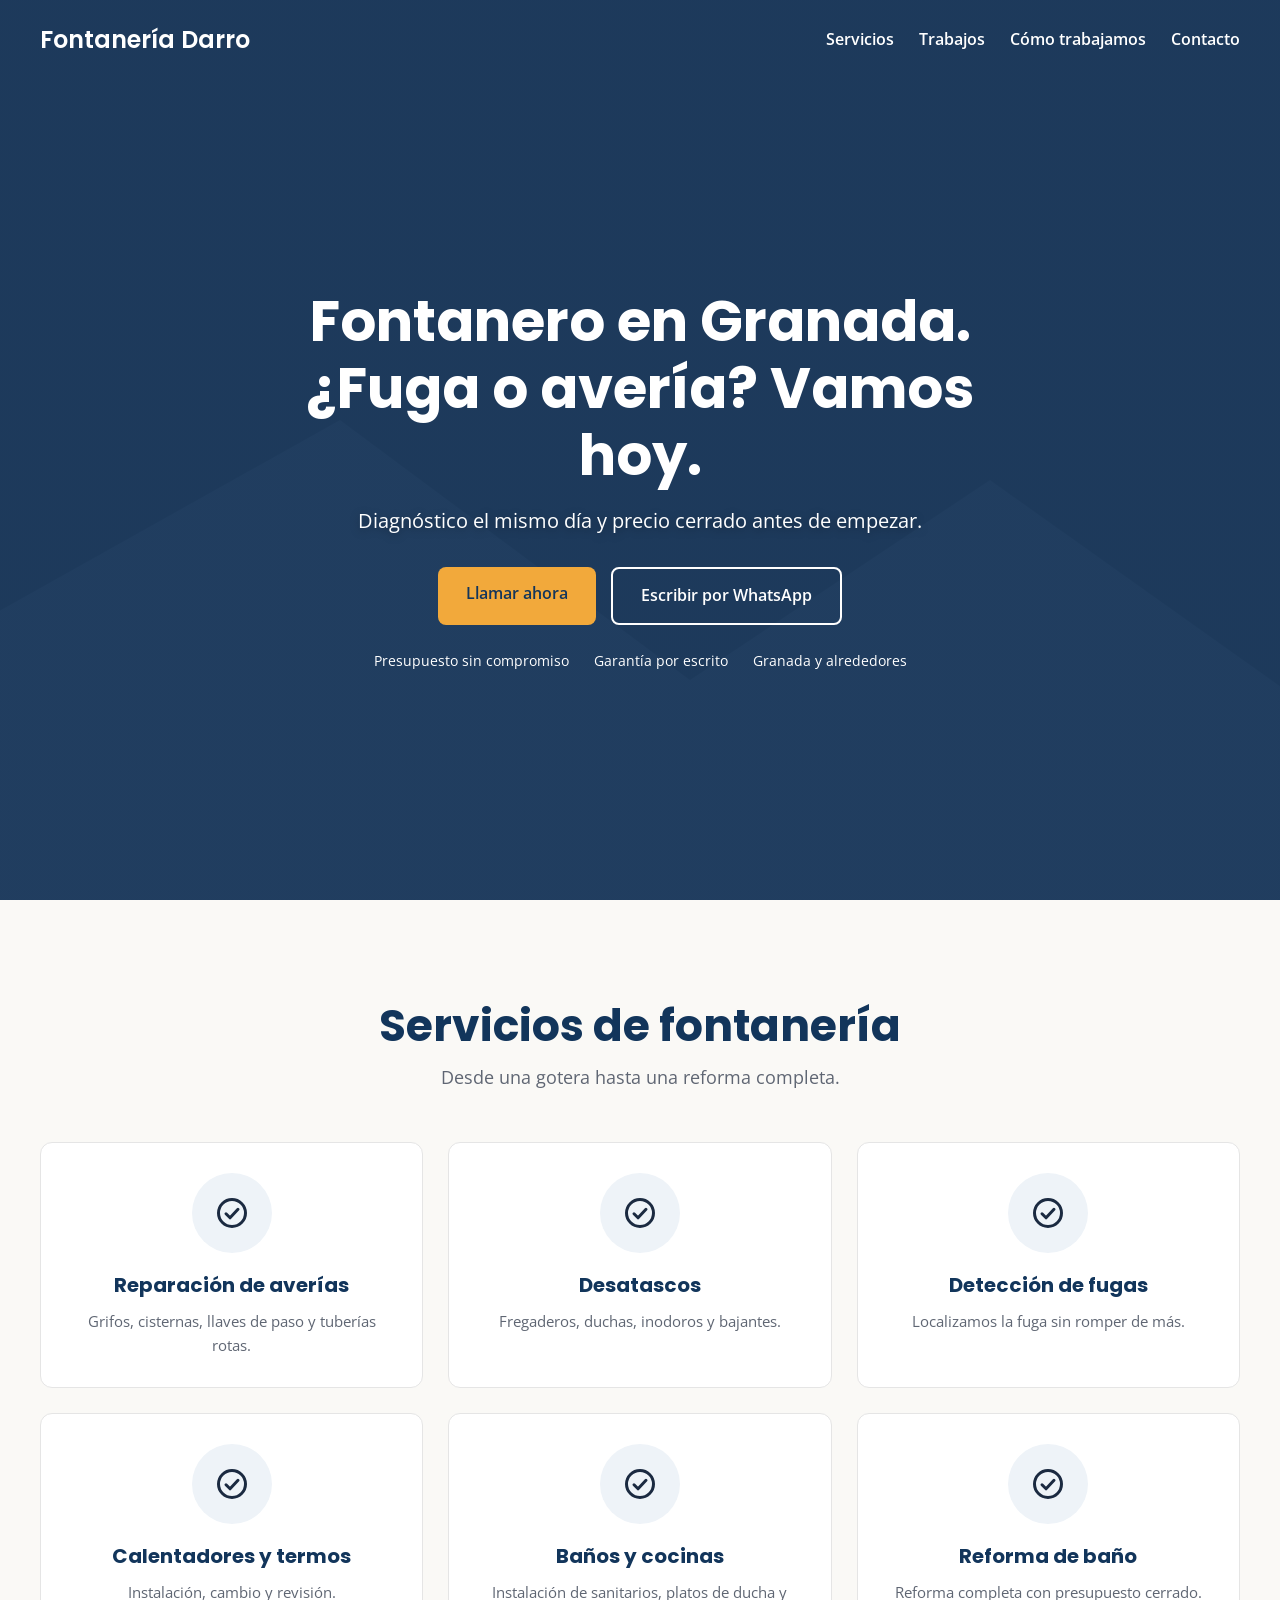
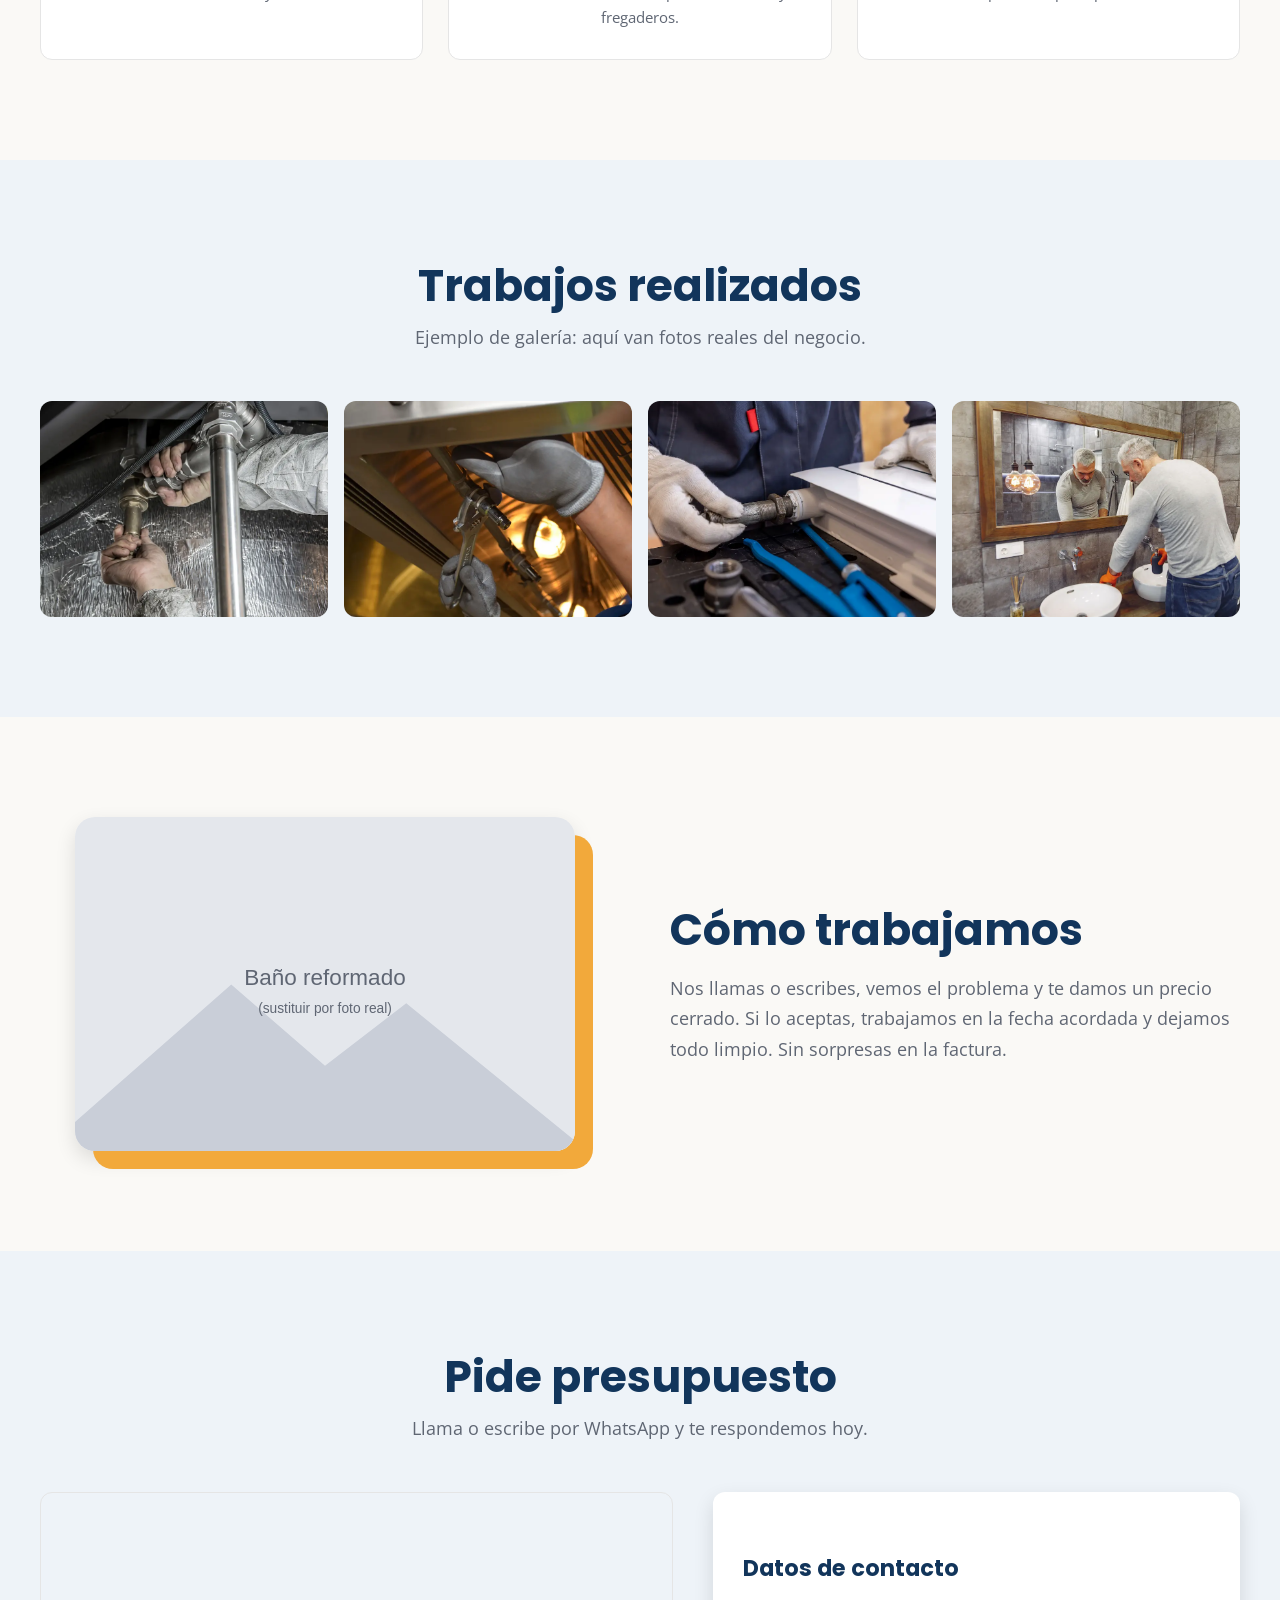
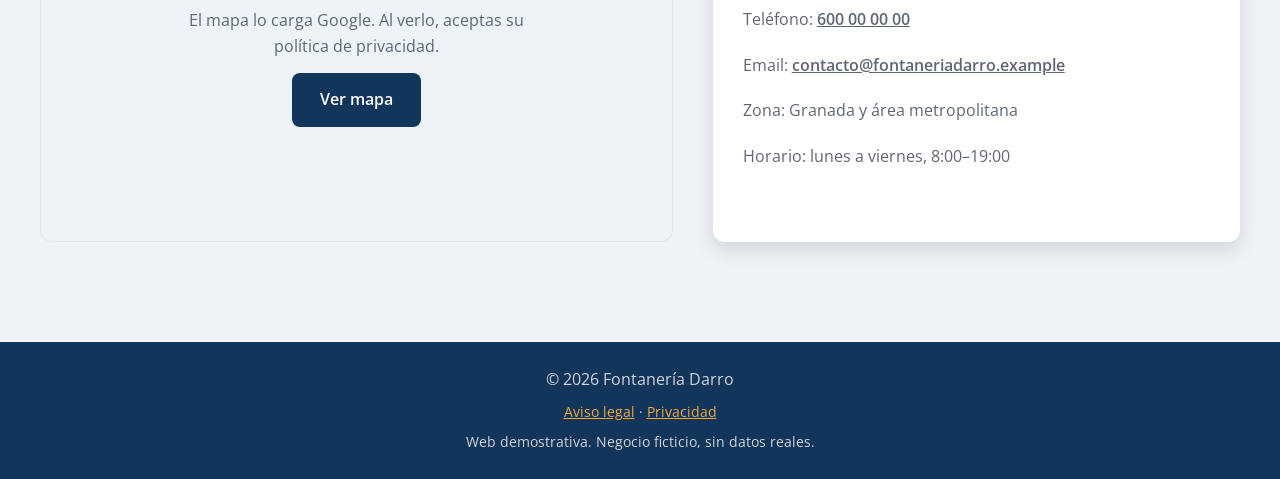
<file: index.html>
<!doctype html>
<html lang="es">
  <head>
    <meta charset="UTF-8" />
    <meta name="viewport" content="width=device-width, initial-scale=1" />
    <title>Fontanero en Granada | Fontanería Darro</title>
    <meta
      name="description"
      content="Fontanero en Granada: averías, desatascos, calentadores y reformas de baño. Presupuesto sin compromiso por teléfono o WhatsApp."
    />
    <meta name="robots" content="noindex" />
    <meta property="og:type" content="website" />
    <meta
      property="og:title"
      content="Fontanería Darro | Fontanero en Granada"
    />
    <meta
      property="og:description"
      content="Averías, desatascos, calentadores y reformas de baño en Granada."
    />
    <link
      rel="preload"
      href="fonts/poppins-latin-600-normal.woff2"
      as="font"
      type="font/woff2"
      crossorigin
    />
    <link rel="stylesheet" href="css/style.css" />
    <style>
      :root {
        --color-primary: #12355b;
        --color-primary-dark: #0b2440;
        --color-secondary: #f2a93b;
        --color-secondary-dark: #d98e1f;
        --color-link: #0f5fa8;
        --color-bg-alt: #eef3f8;
        --color-overlay: rgba(18, 53, 91, 0.72);
      }
    </style>
    <script type="application/ld+json">
      {
        "@context": "https://schema.org",
        "@type": "Plumber",
        "name": "Fontanería Darro",
        "telephone": "+34600000000",
        "address": {
          "@type": "PostalAddress",
          "addressLocality": "Granada",
          "addressCountry": "ES"
        },
        "areaServed": "Granada",
        "openingHours": "Mo-Fr 08:00-19:00"
      }
    </script>
  </head>
  <body>
    <a class="skip-link" href="#contenido">Saltar al contenido</a>

    <header class="header">
      <div class="container header__inner">
        <a class="logo" href="#inicio">Fontanería Darro</a>
        <button
          class="menu-toggle"
          aria-expanded="false"
          aria-controls="menu"
          aria-label="Abrir menú"
        >
          ☰
        </button>
        <nav id="menu" class="nav" aria-label="Principal">
          <a href="#servicios">Servicios</a>
          <a href="#trabajos">Trabajos</a>
          <a href="#como-trabajamos">Cómo trabajamos</a>
          <a href="#contacto">Contacto</a>
        </nav>
      </div>
    </header>

    <main id="contenido">
      <section id="inicio" class="hero">
        <div class="hero-content">
          <h1>Fontanero en Granada. ¿Fuga o avería? Vamos hoy.</h1>
          <p>Diagnóstico el mismo día y precio cerrado antes de empezar.</p>
          <div class="hero-buttons">
            <a class="btn btn-primary" href="tel:+34600000000">Llamar ahora</a>
            <a
              class="btn btn-secondary"
              href="https://wa.me/34600000000?text=Hola%2C%20necesito%20un%20fontanero"
              target="_blank"
              rel="noopener"
              >Escribir por WhatsApp</a
            >
          </div>
          <ul class="hero-features">
            <li>Presupuesto sin compromiso</li>
            <li>Garantía por escrito</li>
            <li>Granada y alrededores</li>
          </ul>
        </div>
      </section>

      <section id="servicios" class="section">
        <div class="container">
          <div class="section-title-block">
            <h2>Servicios de fontanería</h2>
            <p>Desde una gotera hasta una reforma completa.</p>
          </div>
          <div class="grid">
            <article class="card">
              <div class="icon-circle">
                <img src="images/icon.svg" alt="" width="36" height="36" />
              </div>
              <h3>Reparación de averías</h3>
              <p>Grifos, cisternas, llaves de paso y tuberías rotas.</p>
            </article>
            <article class="card">
              <div class="icon-circle">
                <img src="images/icon.svg" alt="" width="36" height="36" />
              </div>
              <h3>Desatascos</h3>
              <p>Fregaderos, duchas, inodoros y bajantes.</p>
            </article>
            <article class="card">
              <div class="icon-circle">
                <img src="images/icon.svg" alt="" width="36" height="36" />
              </div>
              <h3>Detección de fugas</h3>
              <p>Localizamos la fuga sin romper de más.</p>
            </article>
            <article class="card">
              <div class="icon-circle">
                <img src="images/icon.svg" alt="" width="36" height="36" />
              </div>
              <h3>Calentadores y termos</h3>
              <p>Instalación, cambio y revisión.</p>
            </article>
            <article class="card">
              <div class="icon-circle">
                <img src="images/icon.svg" alt="" width="36" height="36" />
              </div>
              <h3>Baños y cocinas</h3>
              <p>Instalación de sanitarios, platos de ducha y fregaderos.</p>
            </article>
            <article class="card">
              <div class="icon-circle">
                <img src="images/icon.svg" alt="" width="36" height="36" />
              </div>
              <h3>Reforma de baño</h3>
              <p>Reforma completa con presupuesto cerrado.</p>
            </article>
          </div>
        </div>
      </section>

      <section id="trabajos" class="section section-alt">
        <div class="container">
          <div class="section-title-block">
            <h2>Trabajos realizados</h2>
            <p>Ejemplo de galería: aquí van fotos reales del negocio.</p>
          </div>
          <ul class="gallery">
            <li>
              <img
                src="images/img_trabajo_1.webp"
                alt="Instalación de tubería"
                width="1000"
                height="667"
                loading="lazy"
              />
            </li>
            <li>
              <img
                src="images/img_trabajo_2.webp"
                alt="Reparando tubería"
                width="1000"
                height="662"
                loading="lazy"
              />
            </li>
            <li>
              <img
                src="images/img_trabajo_3.webp"
                alt="Instalando calentador"
                width="1000"
                height="667"
                loading="lazy"
              />
            </li>
            <li>
              <img
                src="images/img_trabajo_4.webp"
                alt="Verificando instalación en baño"
                width="1000"
                height="667"
                loading="lazy"
              />
            </li>
          </ul>
        </div>
      </section>

      <section id="como-trabajamos" class="section">
        <div class="container about-container">
          <div class="about-image">
            <img
              src="images/trabajo-1.svg"
              alt="Fontanero revisando una instalación"
              width="800"
              height="600"
              loading="lazy"
            />
          </div>
          <div class="about-text">
            <h2>Cómo trabajamos</h2>
            <p>
              Nos llamas o escribes, vemos el problema y te damos un precio
              cerrado. Si lo aceptas, trabajamos en la fecha acordada y dejamos
              todo limpio. Sin sorpresas en la factura.
            </p>
          </div>
        </div>
      </section>

      <section id="contacto" class="section section-alt">
        <div class="container">
          <div class="section-title-block">
            <h2>Pide presupuesto</h2>
            <p>Llama o escribe por WhatsApp y te respondemos hoy.</p>
          </div>
          <div class="contact-container">
            <div class="contact-map">
              <div
                class="map-placeholder"
                id="map-box"
                data-src="https://www.google.com/maps?q=Granada&output=embed"
              >
                <p>
                  El mapa lo carga Google. Al verlo, aceptas su política de
                  privacidad.
                </p>
                <button class="btn" type="button" id="load-map">
                  Ver mapa
                </button>
              </div>
            </div>
            <div class="contact-card contact-info">
              <h3>Datos de contacto</h3>
              <p>Teléfono: <a href="tel:+34600000000">600 00 00 00</a></p>
              <p>
                Email:
                <a href="mailto:contacto@fontaneriadarro.example"
                  >contacto@fontaneriadarro.example</a
                >
              </p>
              <p>Zona: Granada y área metropolitana</p>
              <p>Horario: lunes a viernes, 8:00–19:00</p>
            </div>
          </div>
        </div>
      </section>
    </main>

    <footer class="footer">
      <p>© <span id="year">2026</span> Fontanería Darro</p>
      <p class="footer-legal">
        <a href="aviso-legal.html">Aviso legal</a> ·
        <a href="privacidad.html">Privacidad</a>
      </p>
      <p class="footer-legal">
        Web demostrativa. Negocio ficticio, sin datos reales.
      </p>
    </footer>

    <a
      class="whatsapp-float"
      href="https://wa.me/34600000000?text=Hola%2C%20necesito%20un%20fontanero"
      target="_blank"
      rel="noopener"
      aria-label="Escribir por WhatsApp"
    >
      <svg
        viewBox="0 0 32 32"
        width="28"
        height="28"
        aria-hidden="true"
        fill="currentColor"
      >
        <path
          d="M16 3C9 3 3.400 8.600 3.400 15.500c0 2.400.7 4.700 1.900 6.600L3 29l7.100-1.800a12.600 12.600 0 0 0 5.900 1.500c7 0 12.600-5.600 12.600-12.500C28.600 9.200 23 3 16 3zm0 23.300c-1.900 0-3.800-.5-5.400-1.500l-.4-.2-4.200 1.100 1.100-4.100-.3-.4a10.200 10.200 0 0 1-1.600-5.500C5.200 9.800 10 5.200 16 5.200s10.800 4.600 10.800 10.300S21.900 26.300 16 26.300zm5.600-7.700c-.3-.2-1.800-.9-2.100-1s-.5-.2-.7.200-.8 1-1 1.200-.4.200-.7.100a8.300 8.300 0 0 1-4.100-3.600c-.3-.5.300-.5.900-1.600.1-.2 0-.4 0-.5l-1-2.300c-.2-.6-.5-.5-.7-.5h-.6c-.2 0-.6.100-.9.400s-1.200 1.200-1.200 2.800 1.200 3.300 1.400 3.500 2.400 3.700 5.800 5.100c2.100.9 2.900.9 3.900.8.600-.1 1.800-.7 2.100-1.500s.3-1.400.2-1.500-.3-.2-.6-.4z"
        />
      </svg>
    </a>

    <script src="js/main.js" defer></script>
  </body>
</html>
</file>
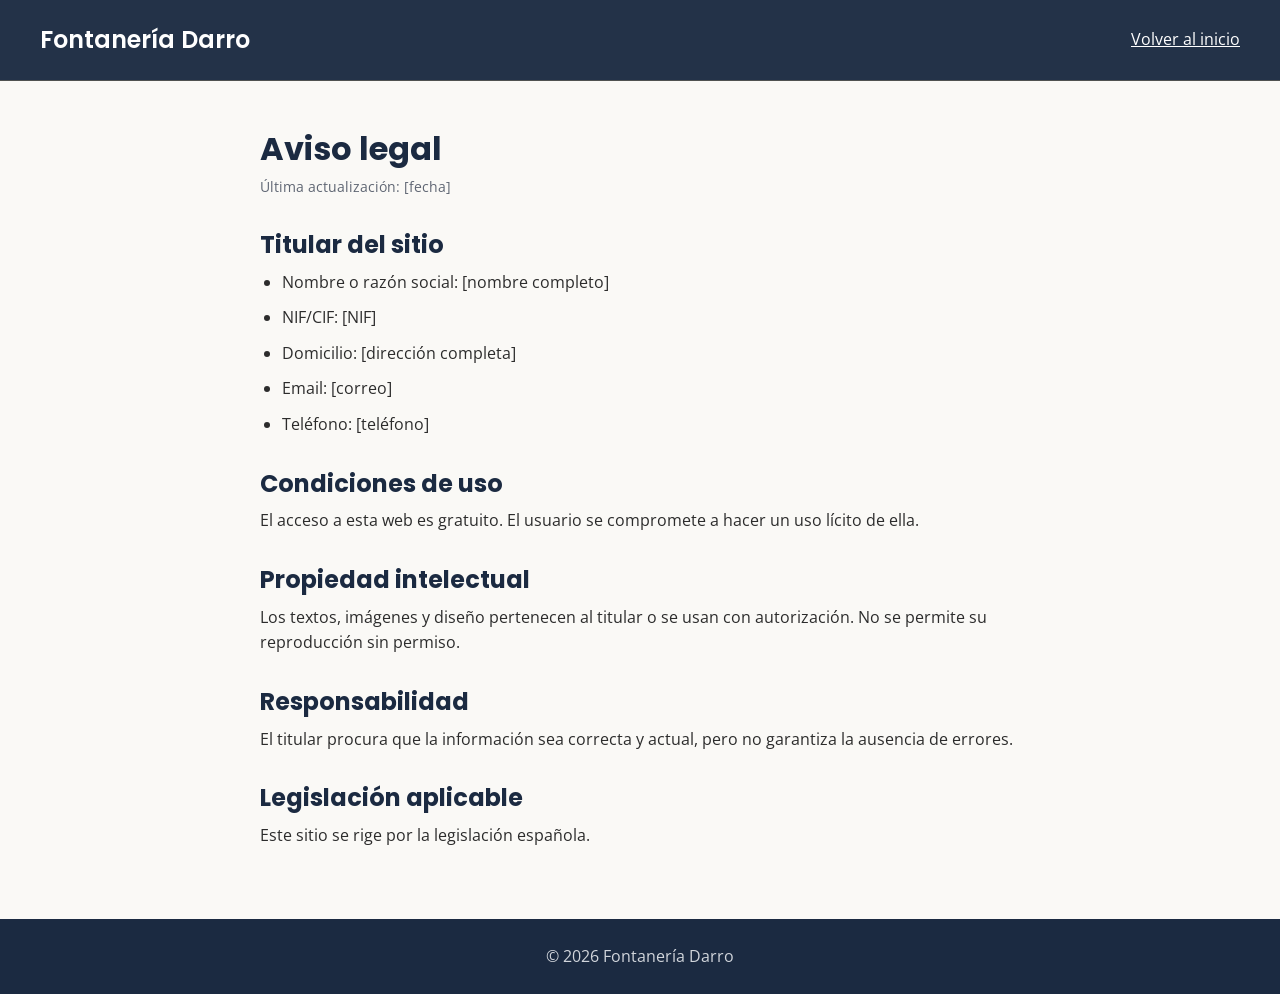
<file: aviso-legal.html>
<!DOCTYPE html>
<html lang="es">
<head>
  <meta charset="UTF-8">
  <meta name="viewport" content="width=device-width, initial-scale=1">
  <title>Aviso legal | Fontanería Darro</title>
  <meta name="robots" content="noindex">
  <link rel="stylesheet" href="css/style.css">
</head>
<body>
  <header class="header scrolled" data-fixed="true">
    <div class="container header__inner">
      <a class="logo" href="index.html">Fontanería Darro</a>
      <a class="nav-back" href="index.html" style="color:#fff">Volver al inicio</a>
    </div>
  </header>
  <main class="legal">
    <h1>Aviso legal</h1>
    <p class="legal-date">Última actualización: [fecha]</p>
    <h2>Titular del sitio</h2>
    <ul>
      <li>Nombre o razón social: [nombre completo]</li>
      <li>NIF/CIF: [NIF]</li>
      <li>Domicilio: [dirección completa]</li>
      <li>Email: [correo]</li>
      <li>Teléfono: [teléfono]</li>
    </ul>
    <h2>Condiciones de uso</h2>
    <p>El acceso a esta web es gratuito. El usuario se compromete a hacer un uso lícito de ella.</p>
    <h2>Propiedad intelectual</h2>
    <p>Los textos, imágenes y diseño pertenecen al titular o se usan con autorización. No se permite su reproducción sin permiso.</p>
    <h2>Responsabilidad</h2>
    <p>El titular procura que la información sea correcta y actual, pero no garantiza la ausencia de errores.</p>
    <h2>Legislación aplicable</h2>
    <p>Este sitio se rige por la legislación española.</p>
  </main>
  <footer class="footer"><p>© <span id="year">2026</span> Fontanería Darro</p></footer>
  <script src="js/main.js" defer></script>
</body>
</html>
</file>
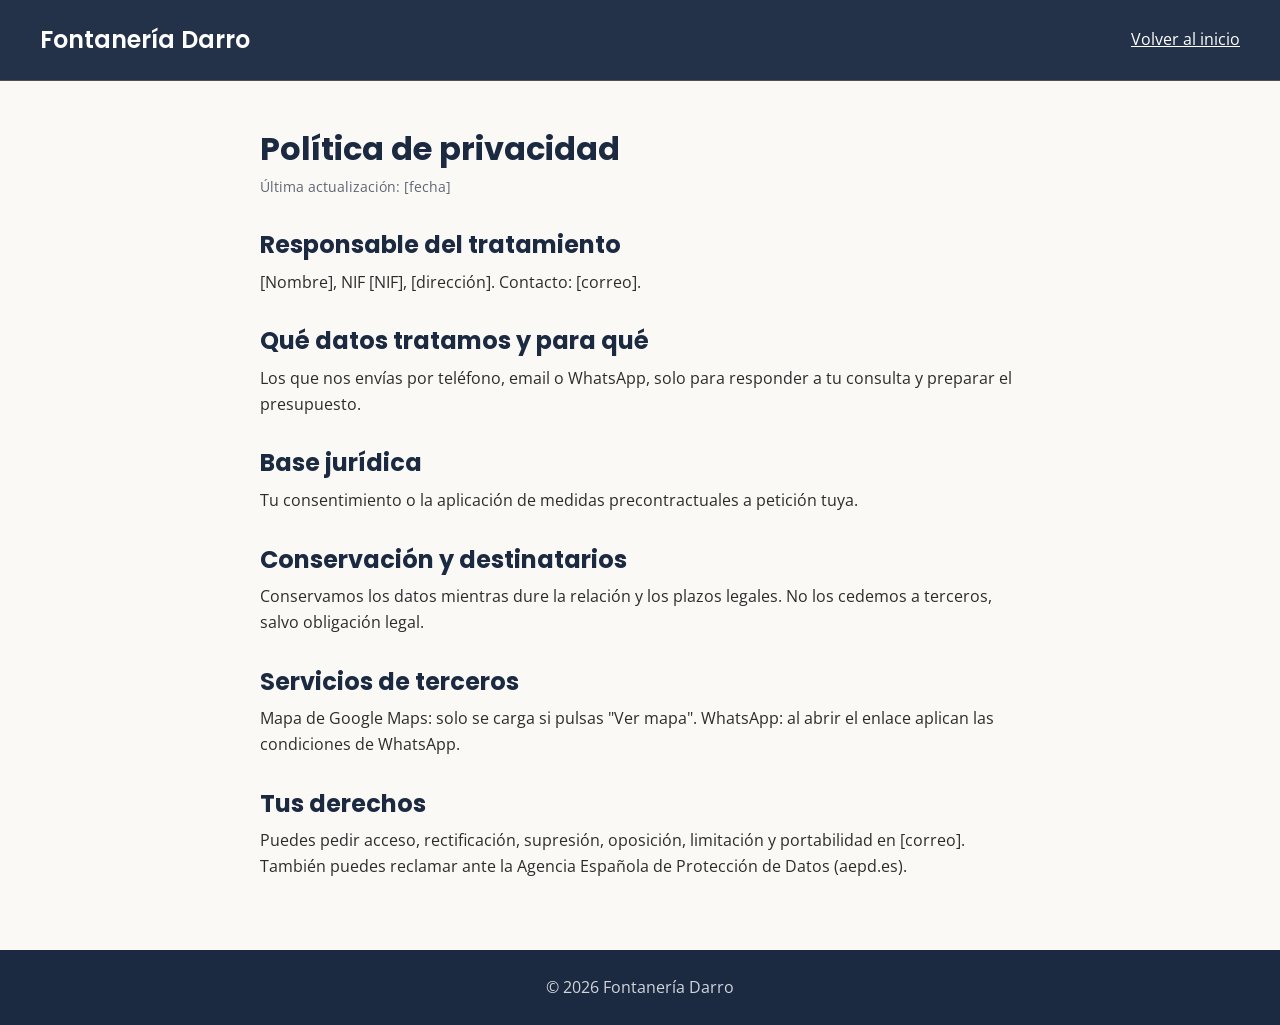
<file: privacidad.html>
<!DOCTYPE html>
<html lang="es">
<head>
  <meta charset="UTF-8">
  <meta name="viewport" content="width=device-width, initial-scale=1">
  <title>Política de privacidad | Fontanería Darro</title>
  <meta name="robots" content="noindex">
  <link rel="stylesheet" href="css/style.css">
</head>
<body>
  <header class="header scrolled" data-fixed="true">
    <div class="container header__inner">
      <a class="logo" href="index.html">Fontanería Darro</a>
      <a class="nav-back" href="index.html" style="color:#fff">Volver al inicio</a>
    </div>
  </header>
  <main class="legal">
    <h1>Política de privacidad</h1>
    <p class="legal-date">Última actualización: [fecha]</p>
    <h2>Responsable del tratamiento</h2>
    <p>[Nombre], NIF [NIF], [dirección]. Contacto: [correo].</p>
    <h2>Qué datos tratamos y para qué</h2>
    <p>Los que nos envías por teléfono, email o WhatsApp, solo para responder a tu consulta y preparar el presupuesto.</p>
    <h2>Base jurídica</h2>
    <p>Tu consentimiento o la aplicación de medidas precontractuales a petición tuya.</p>
    <h2>Conservación y destinatarios</h2>
    <p>Conservamos los datos mientras dure la relación y los plazos legales. No los cedemos a terceros, salvo obligación legal.</p>
    <h2>Servicios de terceros</h2>
    <p>Mapa de Google Maps: solo se carga si pulsas "Ver mapa". WhatsApp: al abrir el enlace aplican las condiciones de WhatsApp.</p>
    <h2>Tus derechos</h2>
    <p>Puedes pedir acceso, rectificación, supresión, oposición, limitación y portabilidad en [correo]. También puedes reclamar ante la Agencia Española de Protección de Datos (aepd.es).</p>
  </main>
  <footer class="footer"><p>© <span id="year">2026</span> Fontanería Darro</p></footer>
  <script src="js/main.js" defer></script>
</body>
</html>
</file>
<file: css/style.css>
/* ==========================================
   TOKENS: lo único que se cambia por cliente
========================================== */
:root {
  --color-primary: #1B2A41;       /* fondos oscuros, títulos, botón base */
  --color-primary-dark: #101A2B;
  --color-secondary: #D8B26E;     /* detalle sobre fondo oscuro */
  --color-secondary-dark: #B89048;
  --color-link: #1F4E8C;          /* enlaces y hover sobre fondo claro */
  --color-accent-text: #8A5F1C;   /* acento legible sobre claro */
  --color-background: #FAF9F6;
  --color-bg-alt: #F1F3F8;
  --color-surface: #FFFFFF;
  --color-text: #2C2C2C;
  --color-text-light: #5F6673;
  --color-border: #E5E5E5;
  --color-overlay: rgba(27, 42, 65, .68);
  --color-whatsapp: #25D366;

  --font-heading: 'Poppins', system-ui, sans-serif;
  --font-body: 'Open Sans', system-ui, sans-serif;

  --fs-200: .875rem;
  --fs-300: 1rem;
  --fs-400: 1.125rem;
  --fs-500: 1.5rem;
  --fs-600: 2rem;
  --fs-700: clamp(1.75rem, 4vw, 2.75rem);
  --fs-800: clamp(2.25rem, 6vw, 3.5rem);

  --radius-sm: 8px;
  --radius-md: 12px;
  --radius-lg: 20px;
  --shadow-sm: 0 4px 12px rgba(0, 0, 0, .08);
  --shadow-md: 0 8px 20px rgba(0, 0, 0, .12);

  --container-width: 1200px;
  --header-h: 80px;
  --transition: .25s ease;
}

/* ==========================================
   FUENTES EN LOCAL
========================================== */
@font-face { font-family: 'Poppins'; font-weight: 500; font-style: normal; font-display: swap; src: url('../fonts/poppins-latin-500-normal.woff2') format('woff2'); }
@font-face { font-family: 'Poppins'; font-weight: 600; font-style: normal; font-display: swap; src: url('../fonts/poppins-latin-600-normal.woff2') format('woff2'); }
@font-face { font-family: 'Poppins'; font-weight: 700; font-style: normal; font-display: swap; src: url('../fonts/poppins-latin-700-normal.woff2') format('woff2'); }
@font-face { font-family: 'Open Sans'; font-weight: 400; font-style: normal; font-display: swap; src: url('../fonts/open-sans-latin-400-normal.woff2') format('woff2'); }
@font-face { font-family: 'Open Sans'; font-weight: 600; font-style: normal; font-display: swap; src: url('../fonts/open-sans-latin-600-normal.woff2') format('woff2'); }

/* ==========================================
   RESET Y BASE
========================================== */
*, *::before, *::after { margin: 0; padding: 0; box-sizing: border-box; }
html { scroll-behavior: smooth; scroll-padding-top: var(--header-h); }
body { font-family: var(--font-body); line-height: 1.6; background: var(--color-background); color: var(--color-text); }
img { max-width: 100%; height: auto; display: block; }
ul { list-style: none; }
h1, h2, h3 { font-family: var(--font-heading); line-height: 1.2; color: var(--color-primary); }
:focus-visible { outline: 3px solid var(--color-link); outline-offset: 2px; }
.header :focus-visible, .footer :focus-visible { outline-color: var(--color-secondary); }

.container { width: min(100% - 40px, var(--container-width)); margin-inline: auto; }
.skip-link { position: absolute; left: -999px; top: 0; z-index: 2000; padding: 8px 16px; background: var(--color-primary); color: #fff; }
.skip-link:focus { left: 0; }

/* ==========================================
   HEADER
========================================== */
.header { position: fixed; top: 0; width: 100%; z-index: 1000; transition: background var(--transition); }
.header__inner { display: flex; justify-content: space-between; align-items: center; min-height: var(--header-h); }
.header.scrolled { background: rgba(27, 42, 65, .96); border-bottom: 1px solid rgba(216, 178, 110, .25); }

.logo { font-family: var(--font-heading); font-size: 1.5rem; font-weight: 600; color: #fff; text-decoration: none; }
.logo img { height: 56px; width: auto; }

.nav { display: flex; align-items: center; gap: 25px; }
.nav a { color: #fff; text-decoration: none; font-weight: 600; transition: color var(--transition); }
.nav a:hover { color: var(--color-secondary); }

.menu-toggle { display: none; background: none; border: 0; cursor: pointer; color: #fff; font-size: 28px; line-height: 1; padding: 6px 10px; }

/* ==========================================
   HERO
========================================== */
.hero {
  min-height: 100vh; min-height: 100svh;
  display: flex; align-items: center; justify-content: center;
  text-align: center; padding: calc(var(--header-h) + 20px) 20px 40px;
  background: linear-gradient(var(--color-overlay), var(--color-overlay)), url("../images/hero.svg") center / cover no-repeat;
}
.hero-content { max-width: 750px; color: #fff; }
.hero h1 { font-size: var(--fs-800); color: #fff; margin-bottom: 16px; }
.hero p { font-size: 1.25rem; margin-bottom: 30px; text-shadow: 0 2px 10px rgba(0, 0, 0, .35); }
.hero-buttons { display: flex; justify-content: center; gap: 15px; flex-wrap: wrap; }
.hero-features { display: flex; justify-content: center; gap: 25px; flex-wrap: wrap; margin-top: 25px; font-size: var(--fs-200); }

@keyframes fadeUp { from { opacity: 0; transform: translateY(30px); } to { opacity: 1; transform: none; } }
.hero-content > * { animation: fadeUp .8s ease both; }
.hero-content > :nth-child(2) { animation-delay: .2s; }
.hero-content > :nth-child(3) { animation-delay: .4s; }

/* ==========================================
   BOTONES
========================================== */
.btn { display: inline-block; padding: 14px 28px; border: 0; border-radius: var(--radius-sm); background: var(--color-primary); color: #fff; font: inherit; font-weight: 600; text-decoration: none; cursor: pointer; transition: transform var(--transition), background var(--transition), color var(--transition); }
.btn:hover { transform: translateY(-2px); background: var(--color-link); }
.hero .btn-primary { background: var(--color-secondary); color: var(--color-primary); }
.hero .btn-primary:hover { background: var(--color-secondary-dark); }
.hero .btn-secondary { background: transparent; border: 2px solid #fff; }
.hero .btn-secondary:hover { background: #fff; color: var(--color-primary); }

/* ==========================================
   SECCIONES
========================================== */
.section { padding: 100px 0; }
.section-alt { background: var(--color-bg-alt); }
.section-title-block { text-align: center; margin-bottom: 50px; }
.section-title-block h2, .about-text h2 { font-size: var(--fs-700); margin-bottom: 10px; }
.section-title-block p { color: var(--color-text-light); font-size: var(--fs-400); }

/* ==========================================
   SERVICIOS
========================================== */
.grid { display: grid; grid-template-columns: repeat(3, 1fr); gap: 25px; }
.card { background: var(--color-surface); border: 1px solid var(--color-border); border-radius: var(--radius-md); padding: 30px; text-align: center; transition: transform var(--transition), box-shadow var(--transition); }
.card:hover { transform: translateY(-6px); box-shadow: var(--shadow-md); }
.card h3 { font-size: 1.25rem; margin-bottom: 12px; }
.card p { color: var(--color-text-light); font-size: .95rem; }
.icon-circle { width: 80px; height: 80px; margin: 0 auto 20px; border-radius: 50%; background: var(--color-bg-alt); display: flex; align-items: center; justify-content: center; }
.icon-circle img { width: 36px; height: 36px; }

/* ==========================================
   SOBRE NOSOTROS / CÓMO TRABAJAMOS
========================================== */
.about-container { display: flex; align-items: center; gap: 60px; }
.about-container.reverse { flex-direction: row-reverse; }
.about-image { flex: 1; }
.about-image img { width: 100%; max-width: 500px; margin-inline: auto; aspect-ratio: 3 / 2; object-fit: cover; border-radius: var(--radius-lg); box-shadow: 18px 18px 0 var(--color-secondary), var(--shadow-md); }
.about-container.reverse .about-image img { box-shadow: -18px 18px 0 var(--color-secondary), var(--shadow-md); }
.about-text { flex: 1; }
.about-text p { font-size: var(--fs-400); line-height: 1.7; color: var(--color-text-light); margin-top: 16px; }

/* ==========================================
   GALERÍA
========================================== */
.gallery { display: grid; grid-template-columns: repeat(auto-fill, minmax(240px, 1fr)); gap: 16px; }
.gallery img { width: 100%; aspect-ratio: 4 / 3; object-fit: cover; border-radius: var(--radius-md); }

/* ==========================================
   RESEÑAS
========================================== */
.reviews-grid { display: grid; grid-template-columns: repeat(3, 1fr); gap: 30px; }
.review-card { background: var(--color-surface); padding: 30px; border-radius: var(--radius-md); box-shadow: var(--shadow-md); text-align: center; }
.review-card .stars { color: #B7791F; font-size: 1.25rem; margin-bottom: 12px; }
.review-card p { color: var(--color-text-light); font-style: italic; margin-bottom: 12px; }
.review-card h4 { font-size: 1rem; }
.source { font-size: .75rem; color: var(--color-text-light); }

/* ==========================================
   CONTACTO
========================================== */
.contact-container { display: grid; grid-template-columns: 1.2fr 1fr; gap: 40px; align-items: stretch; }
.contact-map iframe { width: 100%; height: 100%; min-height: 350px; border: 0; border-radius: var(--radius-md); }
.map-placeholder { min-height: 350px; height: 100%; display: flex; flex-direction: column; align-items: center; justify-content: center; gap: 14px; padding: 30px; text-align: center; background: var(--color-bg-alt); border: 1px solid var(--color-border); border-radius: var(--radius-md); }
.map-placeholder p { max-width: 380px; color: var(--color-text-light); }
.contact-card { display: flex; flex-direction: column; justify-content: center; background: var(--color-surface); border-radius: var(--radius-md); padding: 30px; box-shadow: var(--shadow-md); }
.contact-card h3 { font-size: 1.4rem; margin-bottom: 15px; }
.contact-info p { margin: 10px 0; color: var(--color-text-light); }
.contact-info a { color: inherit; font-weight: 600; }
.link { display: inline-block; margin-top: 15px; color: var(--color-link); font-weight: 500; }

/* ==========================================
   WHATSAPP FLOTANTE (.show lo añade el JS al hacer scroll)
========================================== */
.whatsapp-float { position: fixed; bottom: 25px; right: 25px; z-index: 1000; width: 56px; height: 56px; display: flex; align-items: center; justify-content: center; border-radius: 50%; background: var(--color-whatsapp); color: #fff; box-shadow: var(--shadow-md); opacity: 0; visibility: hidden; transform: translateY(20px); transition: opacity var(--transition), transform var(--transition), visibility var(--transition); }
.whatsapp-float.show { opacity: 1; visibility: visible; transform: none; }
.whatsapp-float.show:hover { transform: scale(1.1); }

/* ==========================================
   FOOTER
========================================== */
.footer { background: var(--color-primary); color: #d1d5db; text-align: center; padding: 25px 20px; }
.footer a { color: var(--color-secondary); }
.footer-legal { margin-top: 8px; font-size: var(--fs-200); }

/* ==========================================
   PÁGINAS LEGALES
========================================== */
.legal { max-width: 800px; margin: 0 auto; padding: 130px 20px 60px; }
.legal h1 { font-size: var(--fs-600); margin-bottom: 8px; }
.legal h2 { font-size: var(--fs-500); margin: 32px 0 10px; }
.legal p, .legal li { margin-bottom: 10px; }
.legal ul { padding-left: 22px; list-style: disc; }
.legal a { color: var(--color-link); }
.legal-date { color: var(--color-text-light); font-size: var(--fs-200); }

/* ==========================================
   RESPONSIVE
========================================== */
@media (max-width: 900px) {
  :root { --header-h: 70px; }
  .section { padding: 70px 0; }
  .menu-toggle { display: block; }
  .nav { display: none; position: absolute; top: var(--header-h); right: 20px; flex-direction: column; align-items: flex-start; gap: 15px; padding: 20px; background: var(--color-surface); border: 1px solid var(--color-border); border-radius: 10px; box-shadow: var(--shadow-md); }
  .nav.active { display: flex; }
  .nav a { color: var(--color-text); }
  .nav a:hover { color: var(--color-link); }
  .grid { grid-template-columns: repeat(2, 1fr); }
  .about-container, .about-container.reverse { flex-direction: column; text-align: center; gap: 40px; }
  .about-image img, .about-container.reverse .about-image img { box-shadow: 10px 10px 0 var(--color-secondary), var(--shadow-sm); }
}
@media (max-width: 768px) {
  .reviews-grid, .contact-container { grid-template-columns: 1fr; }
  .hero-buttons { flex-direction: column; align-items: center; }
}
@media (max-width: 560px) {
  .grid { grid-template-columns: 1fr; }
}

@media (prefers-reduced-motion: reduce) {
  html { scroll-behavior: auto; }
  *, *::before, *::after { animation: none !important; transition: none !important; }
}
</file>
